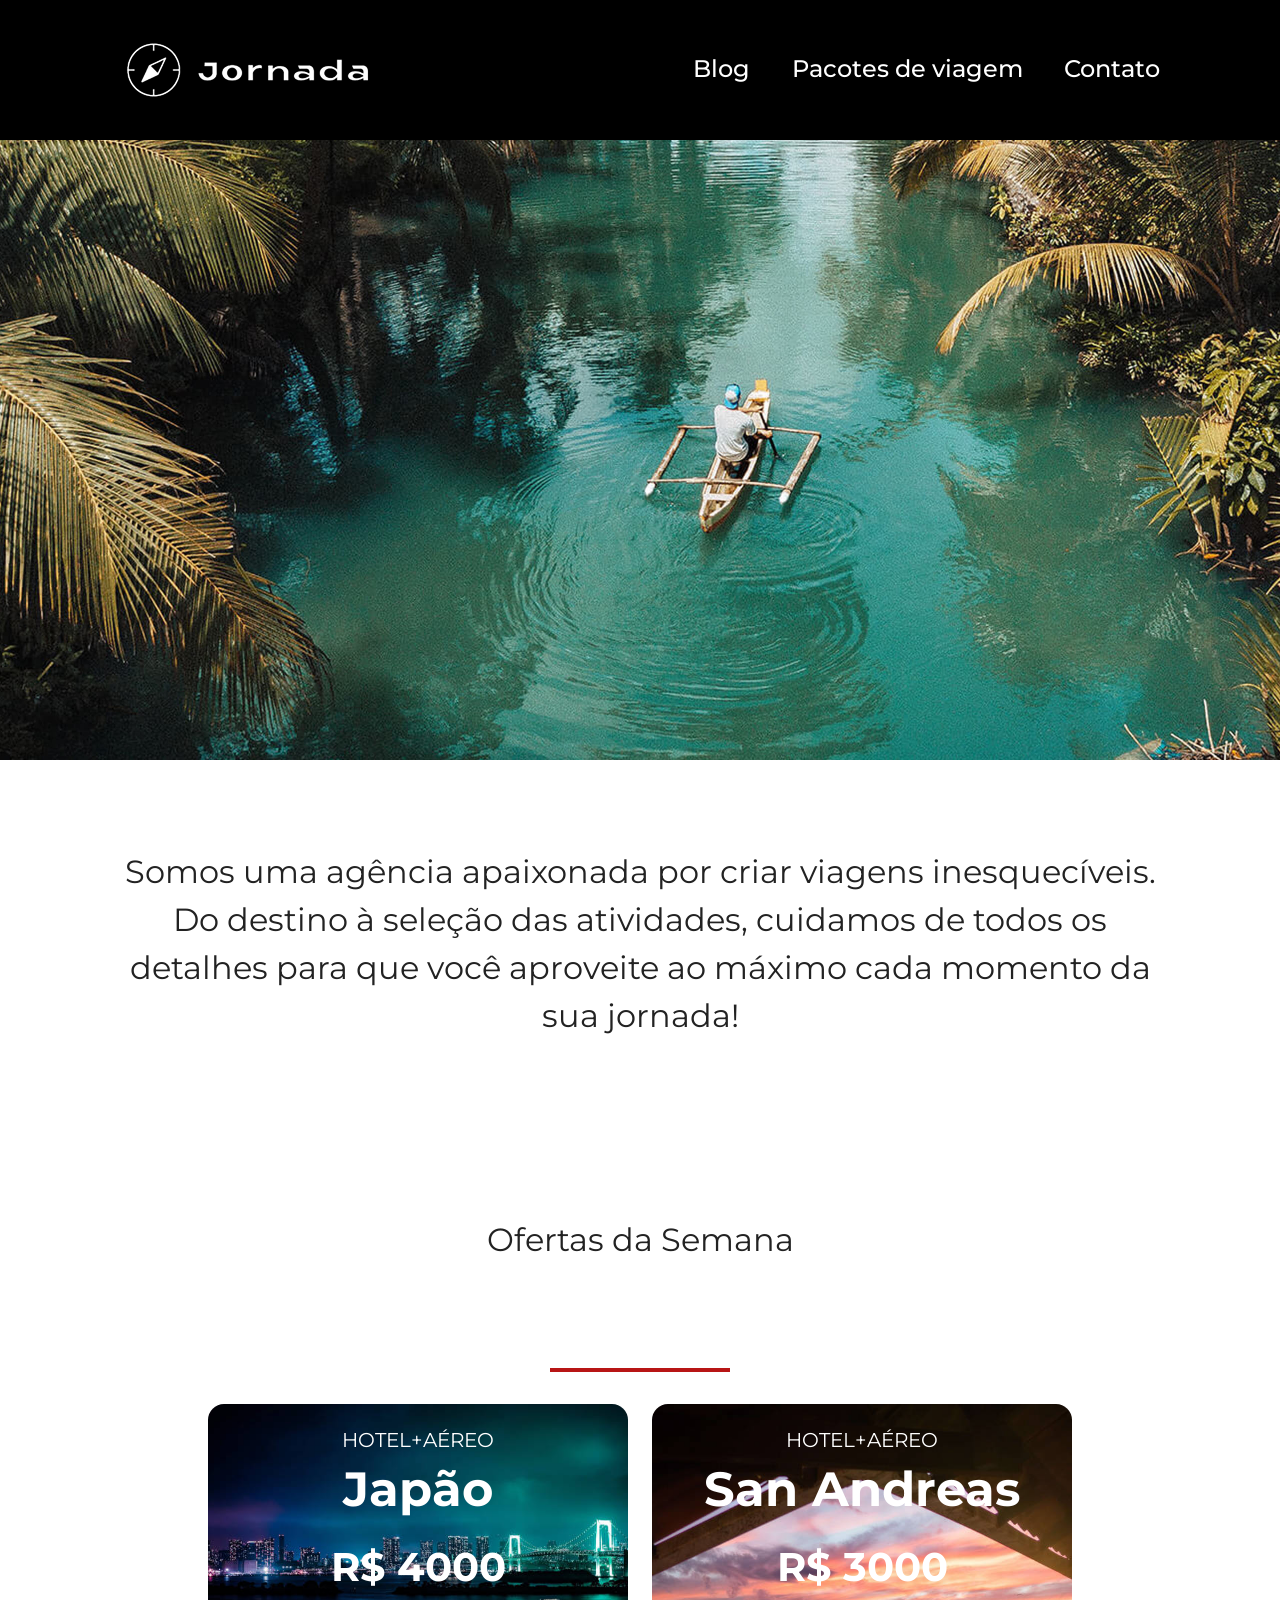
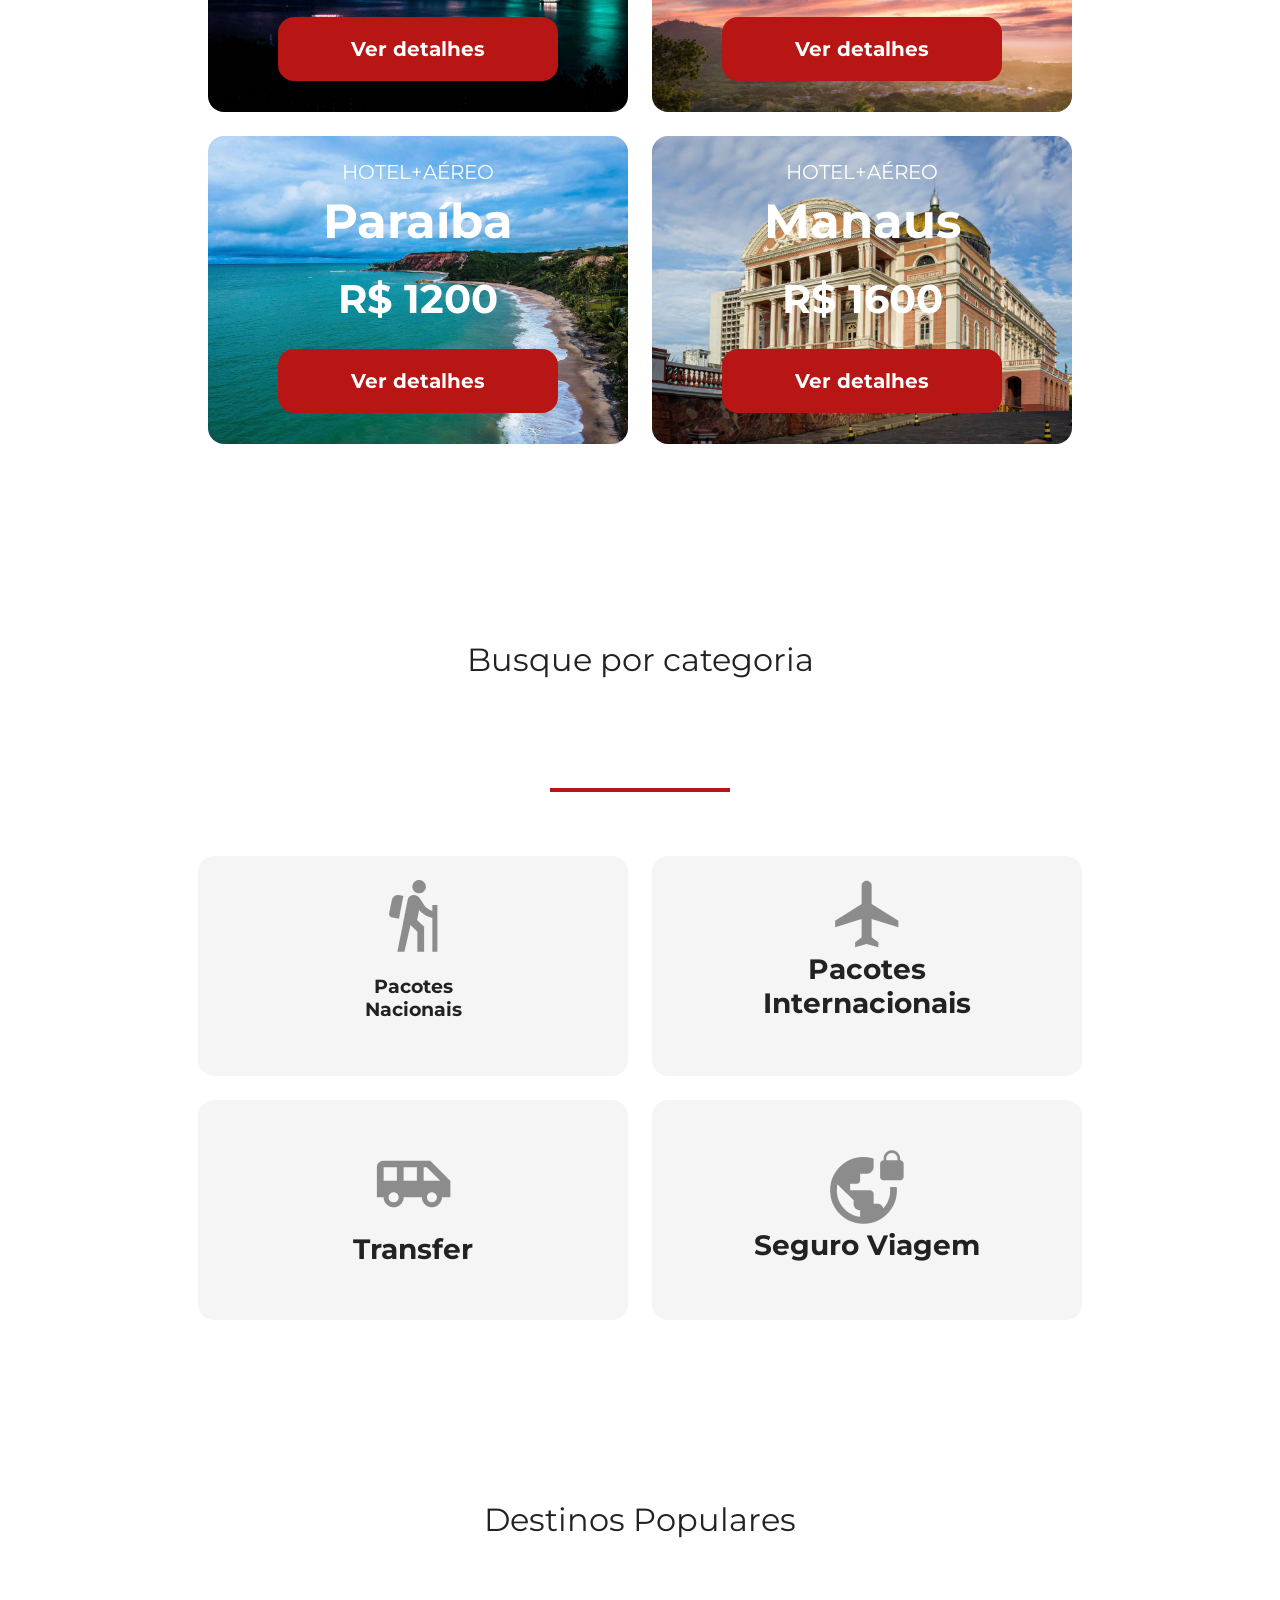
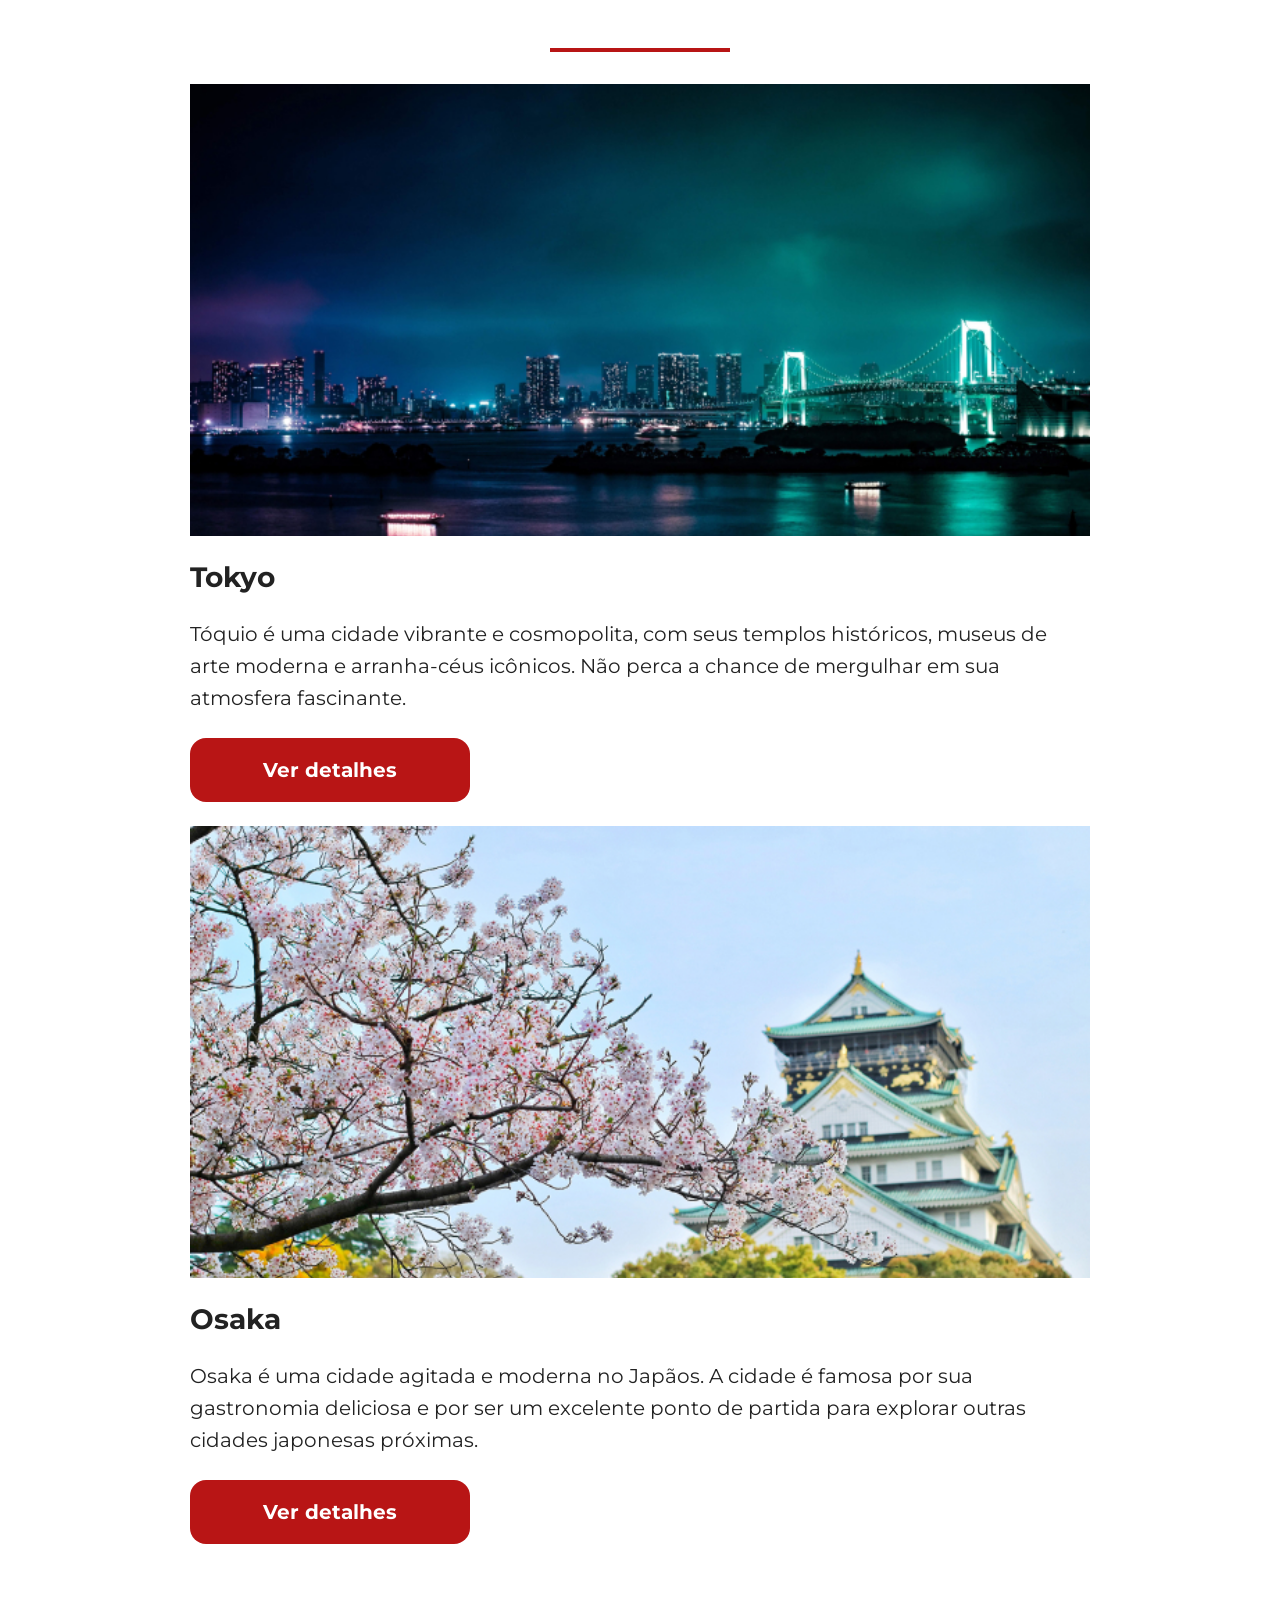
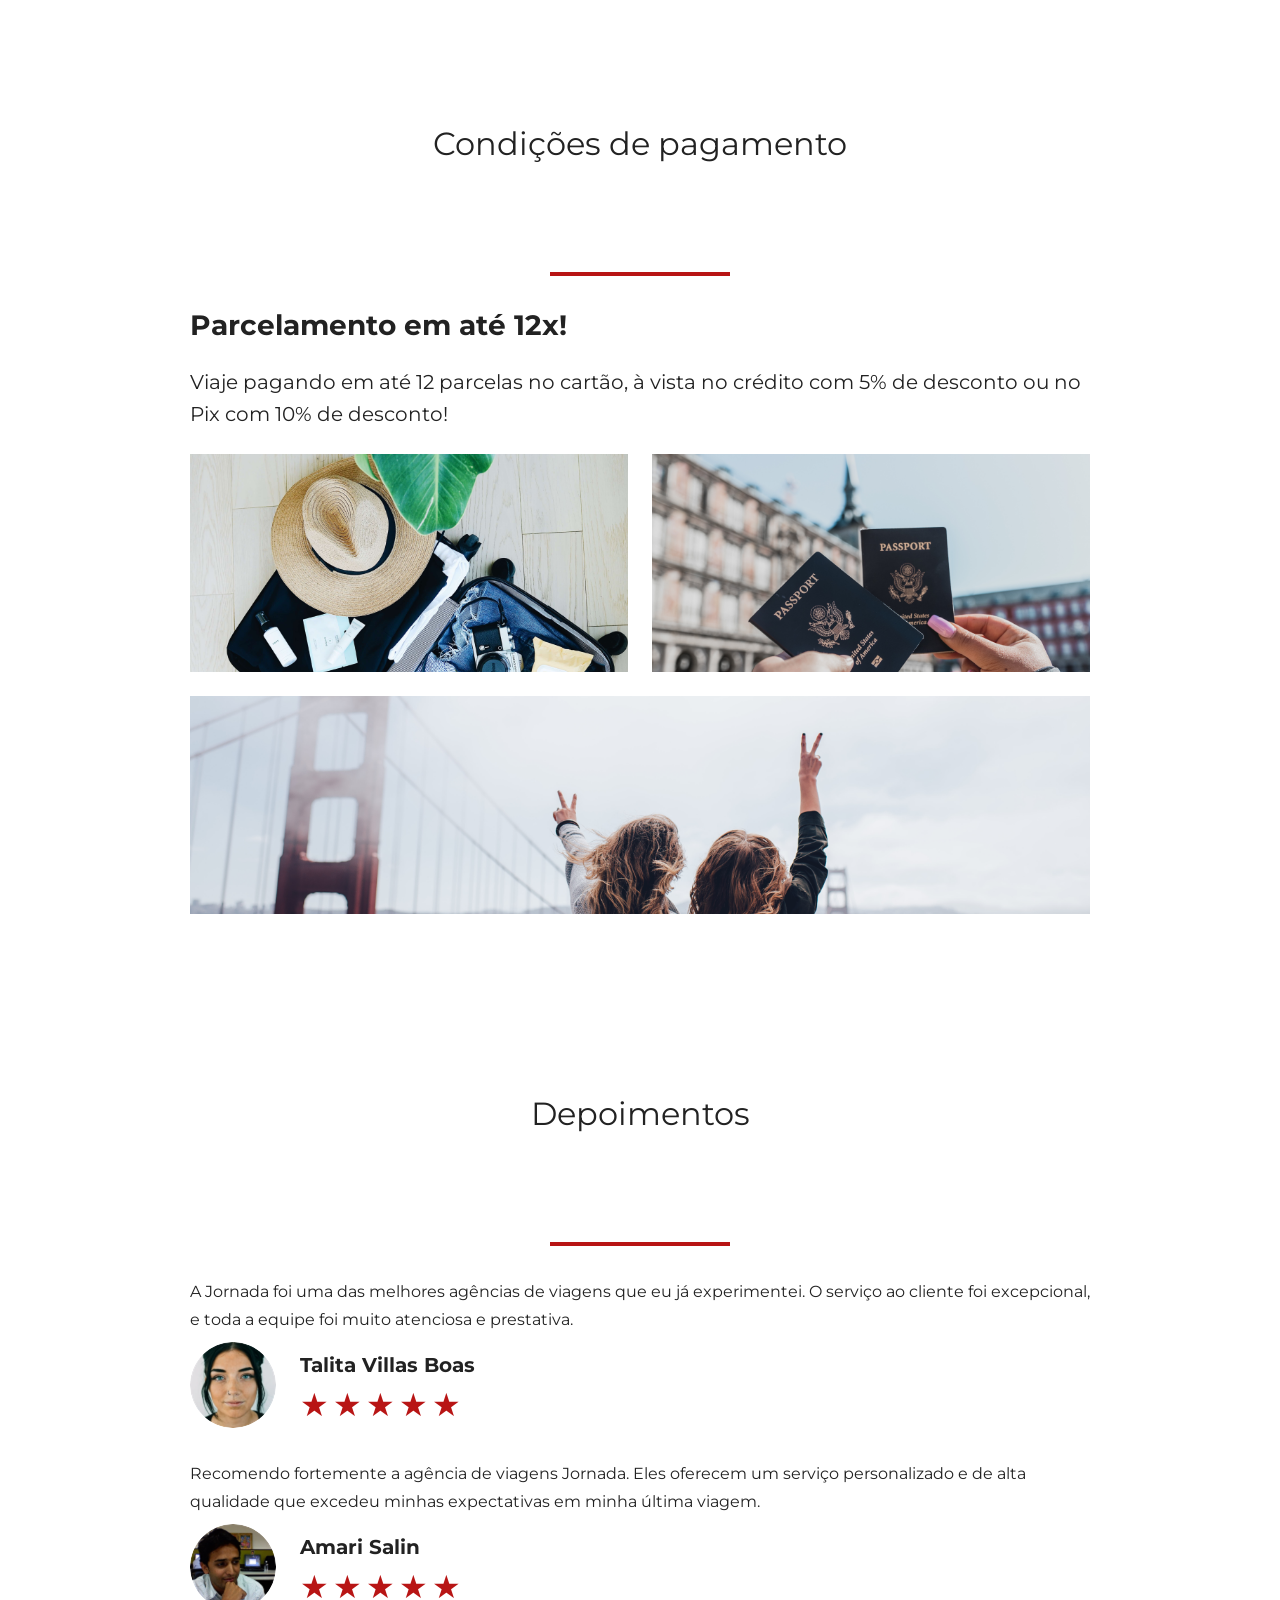
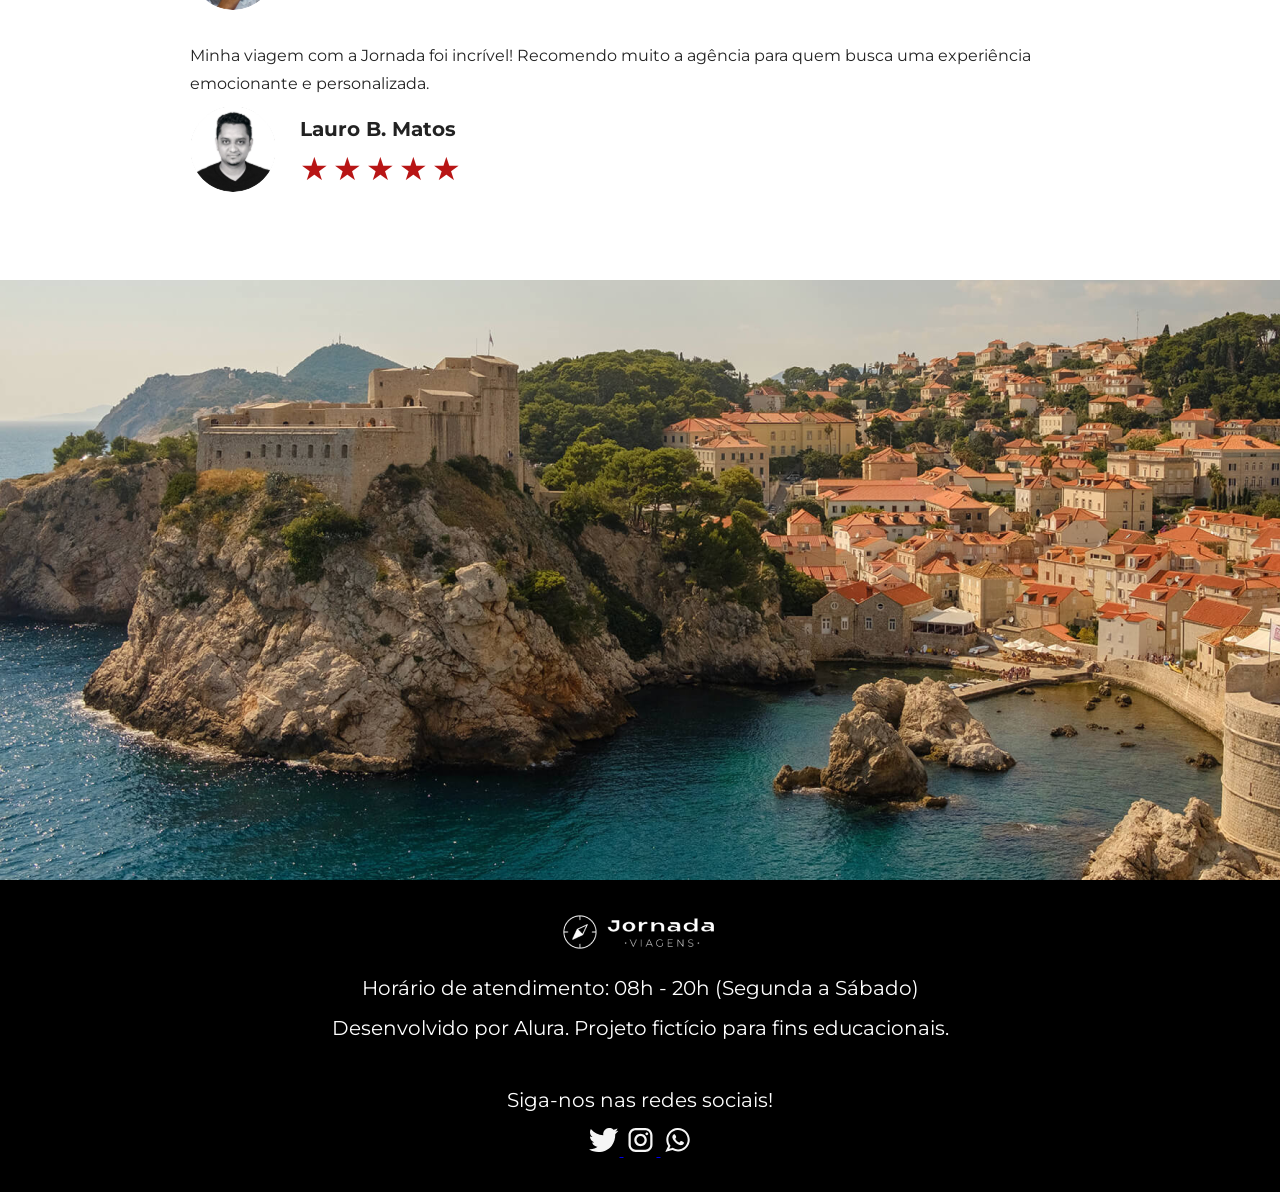
<file: index.html>
<!doctype html>
<html lang="pt-BR">

<head>
  <meta charset="UTF-8" />
  <meta name="viewport" content="width=device-width, initial-scale=1.0" />
  <meta name="description" content="Somos uma agência apaixonada por criar viagens inesquecíveis" />
  <meta name="og:title" content="Jornada Viagens" />
  <meta name="og:description" content="Somos uma agência apaixonada por criar viagens inesquecíveis" />
  <meta name="og:image" content="https://andrevnl.github.io/jornada-viagens/img/logo-footer.png" />
  <meta name="og:type" content="website" />
  <meta name="og:url" content="https://andrevnl.github.io/jornada-viagens" />
  <link rel="icon" href="favico.svg" type="image/svg+xml" />
  <link rel="stylesheet" href="./css/style.css" />
  <title>Jornada Viagens</title>
</head>

<body>
  <header class="main-header">
    <a class="logo" href="index.html" title="voltar para a página inicial">
      <img class="img-mobile" src="img/bussola-jornada-branco.png"
        alt="Bussola do logo Jornada Viagens na cor branca" />
      <img class="img-desktop" src="img/bussola-texto-branco.png" alt="Logo Jornada Viagens na cor branca" />
    </a>
    <div class="navigation-menu">
      <label for="menu">
        <img src="img/menu.png" alt="menu" />
      </label>
      <input type="checkbox" id="menu" hidden />
      <nav>
        <ul class="list-links">
          <li>
            <a href="blog.html" target="_blank" title="Acessar Blog">Blog</a>
          </li>
          <li>
            <a href="pacotes-de-viagens.html" target="_blank" title="Acessar Pacotes de viagem">Pacotes de viagem</a>
          </li>
          <li>
            <a href="contato.html" target="_blank" title="Acessar Contato">Contato</a>
          </li>
        </ul>
      </nav>
    </div>
  </header>
  <main <section class="hero">
    <div class="hero-img"></div>
    <h2>
      Somos uma agência apaixonada por criar viagens inesquecíveis. Do destino
      à seleção das atividades, cuidamos de todos os detalhes para que você
      aproveite ao máximo cada momento da sua jornada!
    </h2>
    </section>
    </section>
    <section class="offers">
      <div class="section-title">
        <h2>Ofertas da Semana</h2>
        <hr />
      </div>
      <div class="offers-cards">
        <article class="card japao">
          <header>
            <p>HOTEL+AÉREO</p>
            <h3>
              Japão <br />
              <span>R$ 4000</span>
            </h3>
          </header>
          <footer>
            <a href="#" class="button">Ver detalhes</a>
          </footer>
        </article>
        <article class="card san-andreas">
          <header>
            <p>HOTEL+AÉREO</p>
            <h3>
              San Andreas <br />
              <span>R$ 3000</span>
            </h3>
          </header>
          <footer>
            <a href="#" class="button">Ver detalhes</a>
          </footer>
        </article>
        <article class="card paraiba">
          <header>
            <p>HOTEL+AÉREO</p>
            <h3>
              Paraíba <br />
              <span>R$ 1200</span>
            </h3>
          </header>
          <footer>
            <a href="#" class="button">Ver detalhes</a>
          </footer>
        </article>
        <article class="card manaus">
          <header>
            <p>HOTEL+AÉREO</p>
            <h3>
              Manaus <br />
              <span>R$ 1600</span>
            </h3>
          </header>
          <footer>
            <a href="#" class="button">Ver detalhes</a>
          </footer>
        </article>
      </div>
    </section>
    <section class="categories">
      <div class="section-title">
        <h2>Busque por categoria</h2>
        <hr />
      </div>
      <div class="categories-cards">
        <a class="card" href="#" target="_blank" title="Busque pela categoria Pacotes Nacionais">
          <img src="./img/icone-caminhada.png" alt="ícone cinza representando uma pessoa fazendo tracking" />
          <h3>Pacotes <br /> Nacionais</h3>
        </a>

        <a class="card" href="#" target="_blank" title="Busque pela categoria Pacotes Internacionais">
          <img src="img/icone-aviao.png" alt="ícone cinza representando um avião" />
          <h3 class="content-title">
            Pacotes <br />
            Internacionais
          </h3>
        </a>
        <a class="card single-line transfer" href="#" target="_blank" title="Busque pela categoria Transfer">
          <img src="img/icone-onibus.png" alt="ícone cinza representando um ônibus" />
          <h3 class="content-title">Transfer</h3>
        </a>
        <a class="card single-line" href="#" target="_blank" title="Busque pela categoria Seguro Viagem">
          <img src="img/icone-planeta.png" alt="ícone cinza representando o planeta terra com um cadeado" />
          <h3 class="content-title">Seguro Viagem</h3>
        </a>
      </div>
    </section>
    <section class="destinations">
      <div class="section-title">
        <h2>Destinos Populares</h2>
        <hr />
      </div>
      <div class="destination-items">
        <article class="item tokyo">
          <header>
            <div class="img-item"></div>
            <h3 class="content-title">Tokyo</h3>
          </header>
          <p class="content-text">
            Tóquio é uma cidade vibrante e cosmopolita, com seus templos
            históricos, museus de arte moderna e arranha-céus icônicos. Não
            perca a chance de mergulhar em sua atmosfera fascinante.
          </p>
          <footer>
            <a href="#" class="button" target="_blank" title="Veja mais detalhes do destino Tokyo">Ver detalhes</a>
          </footer>
        </article>
        <article class="item osaka">
          <header>
            <div class="img-item"></div>
            <h3 class="content-title">Osaka</h3>
          </header>
          <p class="content-text">
            Osaka é uma cidade agitada e moderna no Japãos. A cidade é famosa
            por sua gastronomia deliciosa e por ser um excelente ponto de
            partida para explorar outras cidades japonesas próximas.
          </p>
          <footer>
            <a href="#" class="button" target="_blank" title="Veja mais detalhes do destino Osaka">Ver detalhes</a>
          </footer>
        </article>
      </div>
    </section>
    <section class="payments">
      <div class="section-title">
        <h2>Condições de pagamento</h2>
        <hr />
      </div>
      <div class="content-container">
        <div class="text-content">
          <h3 class="content-title">Parcelamento em até 12x!</h3>
          <p class="content-text">
            Viaje pagando em até 12 parcelas no cartão, à vista no crédito com 5% de desconto ou no Pix com 10% de
            desconto! </p>
        </div>
        <div class="image-gallery">
          <div class="image first"></div>
          <div class="image second"></div>
          <div class="image thirdy colspan-2"></div>
        </div>
      </div>
    </section>
    <section class="testimonials">
      <div class="section-title">
        <h2>Depoimentos</h2>
        <hr />
      </div>
      <div class="testimonial-container">
        <article class="testimonial">
          <header>
            <p>A Jornada foi uma das melhores agências de viagens que eu já experimentei. O serviço ao cliente foi
              excepcional, e toda a equipe foi muito atenciosa e prestativa.</p>
          </header>
          <footer>
            <img src="img/avatar-talita.png" alt="Foto de perfil da cliente Talita Villas Boas" />
            <div class="profile-content">
              <h3 class="content-title">Talita Villas Boas</h3>
              <div class="rating">
                <span class="star">&#9733;</span>
                <span class="star">&#9733;</span>
                <span class="star">&#9733;</span>
                <span class="star">&#9733;</span>
                <span class="star">&#9733;</span>
              </div>
            </div>
          </footer>
        </article>
        <article class="testimonial">
          <header>
            <p>Recomendo fortemente a agência de viagens Jornada. Eles oferecem um serviço personalizado e de alta
              qualidade que excedeu minhas expectativas em minha última viagem.</p>
          </header>
          <footer>
            <img src="img/avatar-amari.png" alt="Foto de perfil da cliente Amari Salin" />
            <div class="profile-content">
              <h3 class="content-title">Amari Salin</h3>
              <div class="rating">
                <span class="star">&#9733;</span>
                <span class="star">&#9733;</span>
                <span class="star">&#9733;</span>
                <span class="star">&#9733;</span>
                <span class="star">&#9733;</span>
              </div>
            </div>
          </footer>
        </article>
        <article class="testimonial">
          <header>
            <p>Minha viagem com a Jornada foi incrível! Recomendo muito a agência para quem busca uma experiência
              emocionante e personalizada.</p>
          </header>
          <footer>
            <img src="img/avatar-lauro.png" alt="Foto de perfil da cliente Lauro B. Matos" />
            <div class="profile-content">
              <h3 class="content-title">Lauro B. Matos</h3>
              <div class="rating">
                <span class="star">&#9733;</span>
                <span class="star">&#9733;</span>
                <span class="star">&#9733;</span>
                <span class="star">&#9733;</span>
                <span class="star">&#9733;</span>
              </div>
            </div>
          </footer>
        </article>
      </div>
    </section>
    <section class="bottom-hero">
      <div class="hero-img">
      </div>
    </section>
  </main>
  <footer class="main-footer">
    <div class="footer-content">
      <img src="img/logo-footer.png" alt="Logo Completo Jornada Viagens" />
      <p>Horário de atendimento: 08h - 20h (Segunda a Sábado)</p>
      <p>Desenvolvido por Alura. Projeto fictício para fins educacionais.</p>
    </div>
    <div class="footer-social">
      <p>Siga-nos nas redes sociais!</p>
      <a href="#" target="_blank" title="Acessar Twitter da Jornada Viagens">
        <img src="img/icone-twitter.svg" alt="Ícone do Twitter" />
      </a>
      <a href="#" target="_blank" title="Acessar Instagram da Jornada Viagens">
        <img src="img/icone-instagram.svg" alt="Ícone do Instagram" />
      </a>
      <a href="#" target="_blank" title="Acessar WhatsApp da Jornada Viagens">
        <img src="img/icone-whatsapp.svg" alt="Ícone do WhatsApp" />
      </a>
    </div>
  </footer>
</body>

</html>
</file>
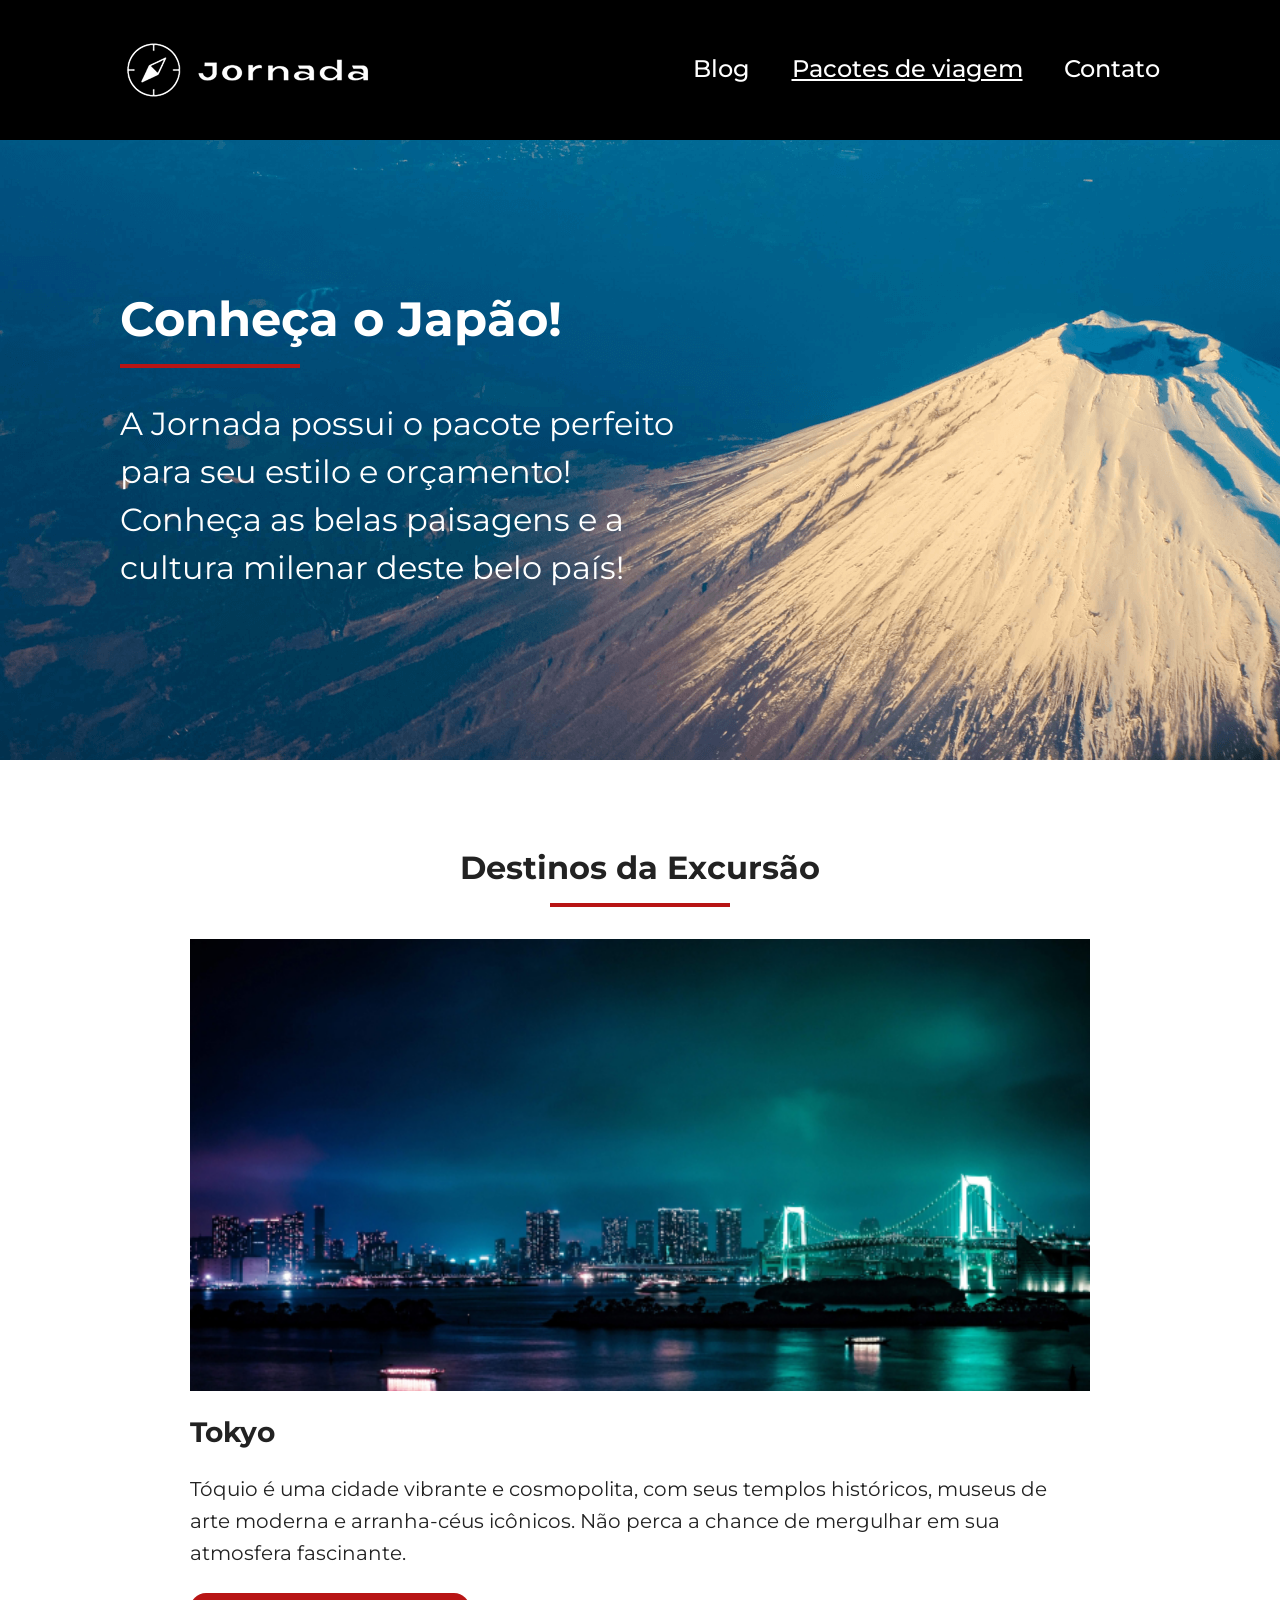
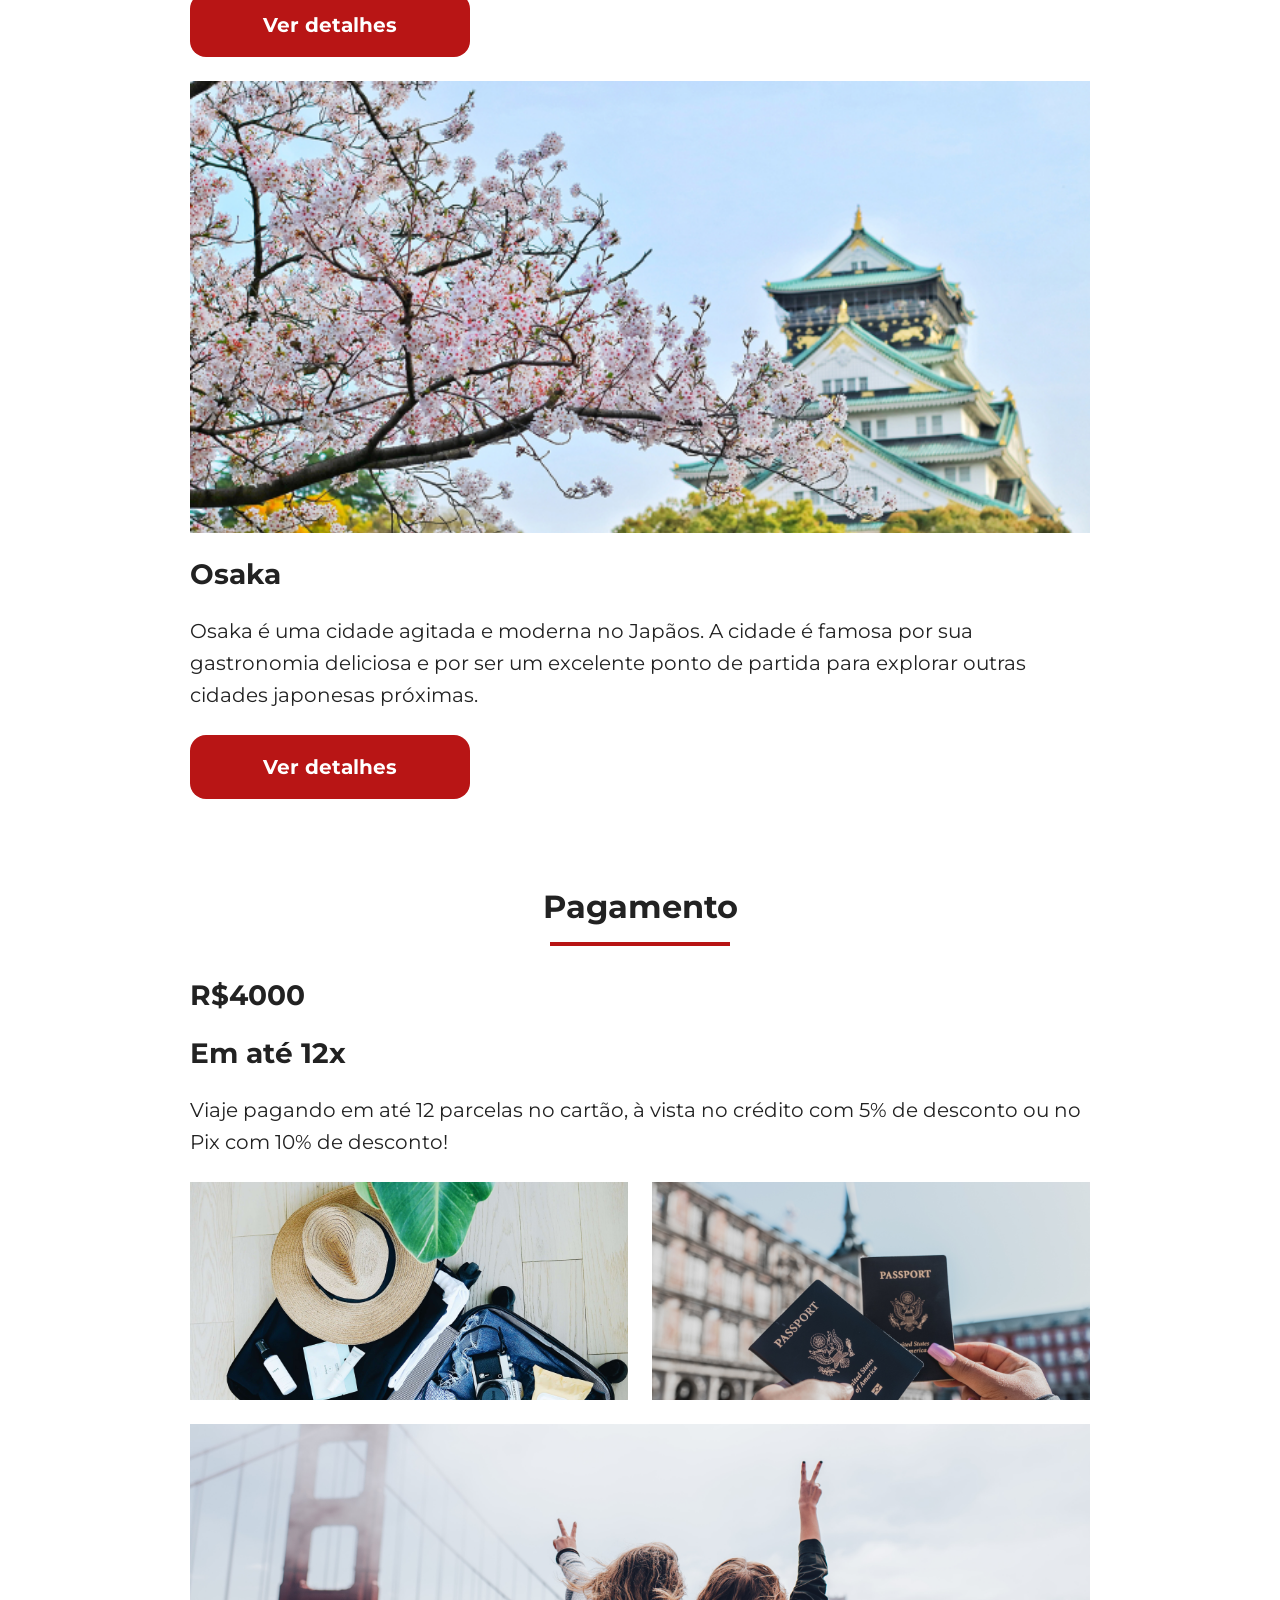
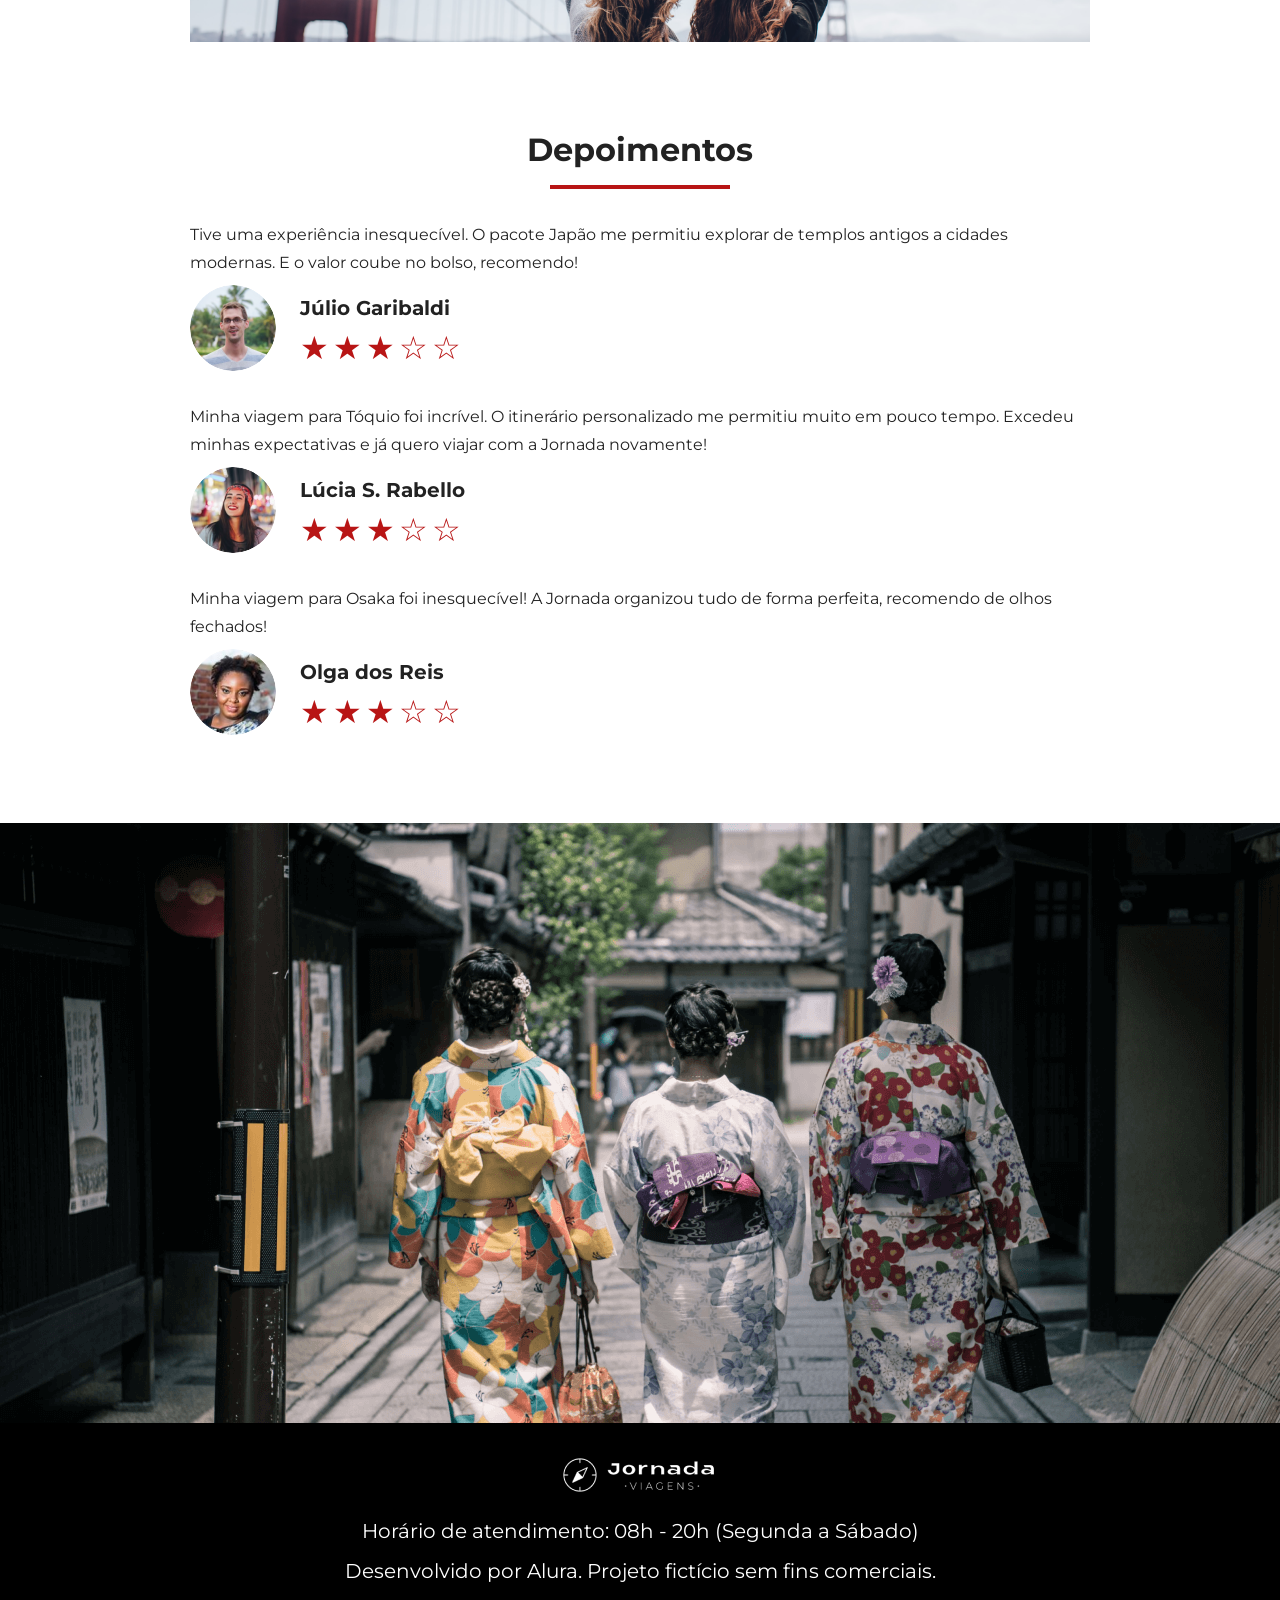
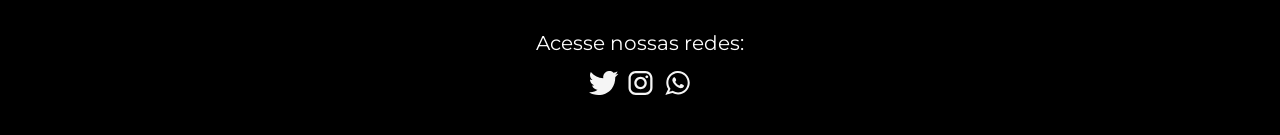
<file: pacotes-de-viagens.html>
<!DOCTYPE html>
<html lang="pt-BR">
  <head>
    <meta charset="UTF-8" />
    <meta name="viewport" content="width=device-width, initial-scale=1.0" />
    <meta
      name="description"
      content="Jornada Viagens,uma agência apaixonada por criar viagens inesquecíveis"
    />

    <meta name="og:title" content="Jornada Viagens" />
    <meta
      name="og:description"
      content="Jornada Viagens,uma agência apaixonada por criar viagens inesquecíveis"
    />
    <meta
      name="og:image"
      content="https://andrevnl.github.io/jornada-viagens/img/logo-footer.png"
    />
    <meta name="og:type" content="website" />
    <meta
      name="og:url"
      content="https://andrevnl.github.io/jornada-viagens"
    />

    <link rel="icon" href="favico.svg" type="xml/svg" />
    <link rel="stylesheet" href="./css/style.css" />

    <title>Jornada Viagens</title>
  </head>
  <body>
    <header class="main-header">
      <a class="logo" href="index.html" title="voltar para a página inicial">
        <img
          class="img-mobile"
          src="img/bussola-jornada-branco.png"
          alt="Bussola do logo Jornada Viagens na cor branca"
        />
        <img
          class="img-desktop"
          src="img/bussola-texto-branco.png"
          alt="Logo Jornada Viagens na cor branca"
        />
      </a>
      <div class="navigation-menu">
        <label for="menu">
          <img src="img/menu.png" alt="menu" />
        </label>
        <input type="checkbox" id="menu" hidden />
        <nav>
          <ul class="list-links">
            <li>
              <a href="blog.html" target="_blank" title="Acessar Blog">Blog</a>
            </li>
            <li>
              <a
                class="active"
                href="pacotes-de-viagens.html"
                target="_blank"
                title="Acessar Pacotes de viagem"
                >Pacotes de viagem</a
              >
            </li>
            <li>
              <a href="contato.html" target="_blank" title="Acessar Contato"
                >Contato</a
              >
            </li>
          </ul>
        </nav>
      </div>
    </header>
    <section class="travel-packages hero">
      <div class="hero-img">
        <div class="hero-content">
          <h1>Conheça o Japão!</h1>
          <hr />
          <p>
            A Jornada possui o pacote perfeito para seu estilo e orçamento!
            Conheça as belas paisagens e a cultura milenar deste belo país!
          </p>
        </div>
      </div>
    </section>

    <section class="travel-packages destinations">
      <div class="section-title">
        <h2>Destinos da Excursão</h2>
        <hr />
      </div>
      <div class="destination-items">
        <article class="item tokyo">
          <header>
            <div class="img-item"></div>
            <h3 class="content-title">Tokyo</h3>
          </header>
          <p class="content-text">
            Tóquio é uma cidade vibrante e cosmopolita, com seus templos
            históricos, museus de arte moderna e arranha-céus icônicos. Não
            perca a chance de mergulhar em sua atmosfera fascinante.
          </p>
          <footer>
            <a
              href="#"
              class="button"
              target="_blank"
              title="Veja mais detalhes do destino Tokyo"
              >Ver detalhes</a
            >
          </footer>
        </article>
        <article class="item osaka">
          <header>
            <div class="img-item"></div>
            <h3 class="content-title">Osaka</h3>
          </header>
          <p class="content-text">
            Osaka é uma cidade agitada e moderna no Japãos. A cidade é famosa
            por sua gastronomia deliciosa e por ser um excelente ponto de
            partida para explorar outras cidades japonesas próximas.
          </p>
          <footer>
            <a
              href="#"
              class="button"
              target="_blank"
              title="Veja mais detalhes do destino Osaka"
              >Ver detalhes</a
            >
          </footer>
        </article>
      </div>
    </section>
    <section class="travel-packages payments">
      <div class="section-title">
        <h2>Pagamento</h2>
        <hr />
      </div>
      <div class="content-container">
        <div class="text-content">
          <h3 class="content-title">R$4000</h3>
          <h3 class="content-title">Em até 12x</h3>

          <p class="content-text">
            Viaje pagando em até 12 parcelas no cartão, à vista no crédito com
            5% de desconto ou no Pix com 10% de desconto!
          </p>
        </div>
        <div class="image-gallery">
          <div class="image first"></div>
          <div class="image second"></div>
          <div class="image thirdy colspan-2"></div>
        </div>
      </div>
    </section>
    <section class="testimonials">
      <div class="section-title">
        <h2>Depoimentos</h2>
        <hr />
      </div>
      <div class="testimonial-container">
        <article>
          <header>
            <p>
              Tive uma experiência inesquecível. O pacote Japão me permitiu
              explorar de templos antigos a cidades modernas. E o valor coube no
              bolso, recomendo!
            </p>
          </header>
          <footer>
            <img
              src="img/travel-packages/avatar-julio.png"
              alt="imagem de perfil do cliente Júlio Garibaldi"
            />
            <div class="profile-content">
              <h3>Júlio Garibaldi</h3>
              <div class="rating">
                <span class="star">★</span>
                <span class="star">★</span>
                <span class="star">★</span>
                <span class="star">☆</span>
                <span class="star">☆</span>
              </div>
            </div>
          </footer>
        </article>
        <article>
          <header>
            <p>
              Minha viagem para Tóquio foi incrível. O itinerário personalizado
              me permitiu muito em pouco tempo. Excedeu minhas expectativas e já
              quero viajar com a Jornada novamente!
            </p>
          </header>
          <footer>
            <img
              src="img/travel-packages/avatar-lucia.png"
              alt="imagem de perfil da cliente Lúcia S. Rabello"
            />
            <div class="profile-content">
              <h3>Lúcia S. Rabello</h3>
              <div class="rating">
                <span class="star">★</span>
                <span class="star">★</span>
                <span class="star">★</span>
                <span class="star">☆</span>
                <span class="star">☆</span>
              </div>
            </div>
          </footer>
        </article>
        <article>
          <header>
            <p>
              Minha viagem para Osaka foi inesquecível! A Jornada organizou tudo
              de forma perfeita, recomendo de olhos fechados!
            </p>
          </header>
          <footer>
            <img
              src="img/travel-packages/avatar-olga.png"
              alt="imagem de perfil da cliente Olga dos Reis"
            />
            <div class="profile-content">
              <h3>Olga dos Reis</h3>
              <div class="rating">
                <span class="star">★</span>
                <span class="star">★</span>
                <span class="star">★</span>
                <span class="star">☆</span>
                <span class="star">☆</span>
              </div>
            </div>
          </footer>
        </article>
      </div>
    </section>
    <section class="travel-packages bottom-hero">
      <div class="hero-img"></div>
    </section>
    <footer class="main-footer">
      <div class="footer-content">
        <img src="img/logo-footer.png" alt="logo completo Jornada Viagens" />
        <p>Horário de atendimento: 08h - 20h (Segunda a Sábado)</p>
        <p>Desenvolvido por Alura. Projeto fictício sem fins comerciais.</p>
      </div>
      <div class="footer-social">
        <p>Acesse nossas redes:</p>

        <a href="#" target="_blank" title="Acesse o Twitter do Jornada Viagens"
          ><img
            src="img/icone-twitter.svg"
            alt="icone do Twitter na cor branca"
        /></a>

        <a
          href="#"
          target="_blank"
          title="Acesse o Instagram do Jornada Viagens"
          ><img
            src="img/icone-instagram.svg"
            alt="icone do Instagram na cor branca"
        /></a>

        <a href="#" target="_blank" title="Entre em contato através do whatsapp"
          ><img
            src="img/icone-whatsapp.svg"
            alt="icone do whatsapp na cor branca"
        /></a>
      </div>
    </footer>
  </body>
</html>
</file>
<file: css/style.css>
@import url("global.css");
@import url("header.css");
@import url("hero.css");
@import url("offers.css");
@import url(categories.css);
@import url("destinations.css");
@import url("payments.css");
@import url("testimonials.css");
@import url("footer.css");
</file>
